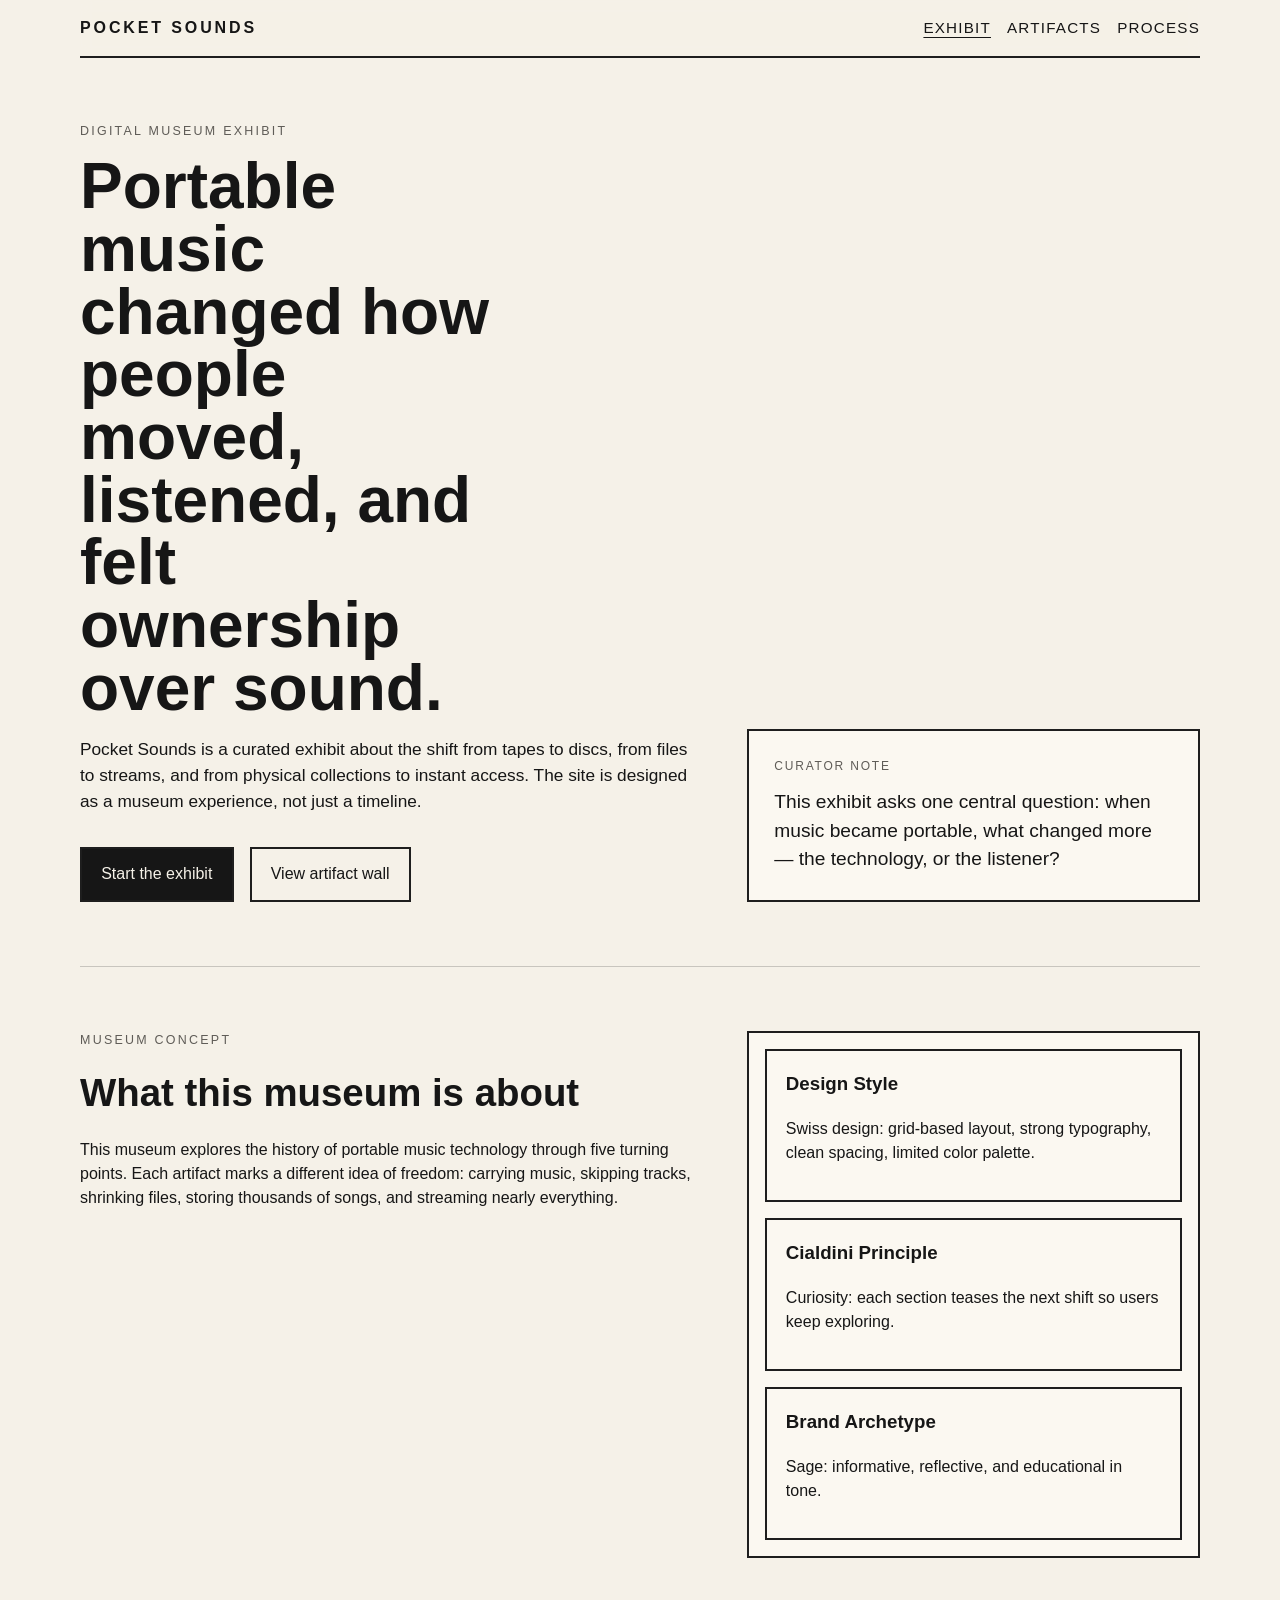
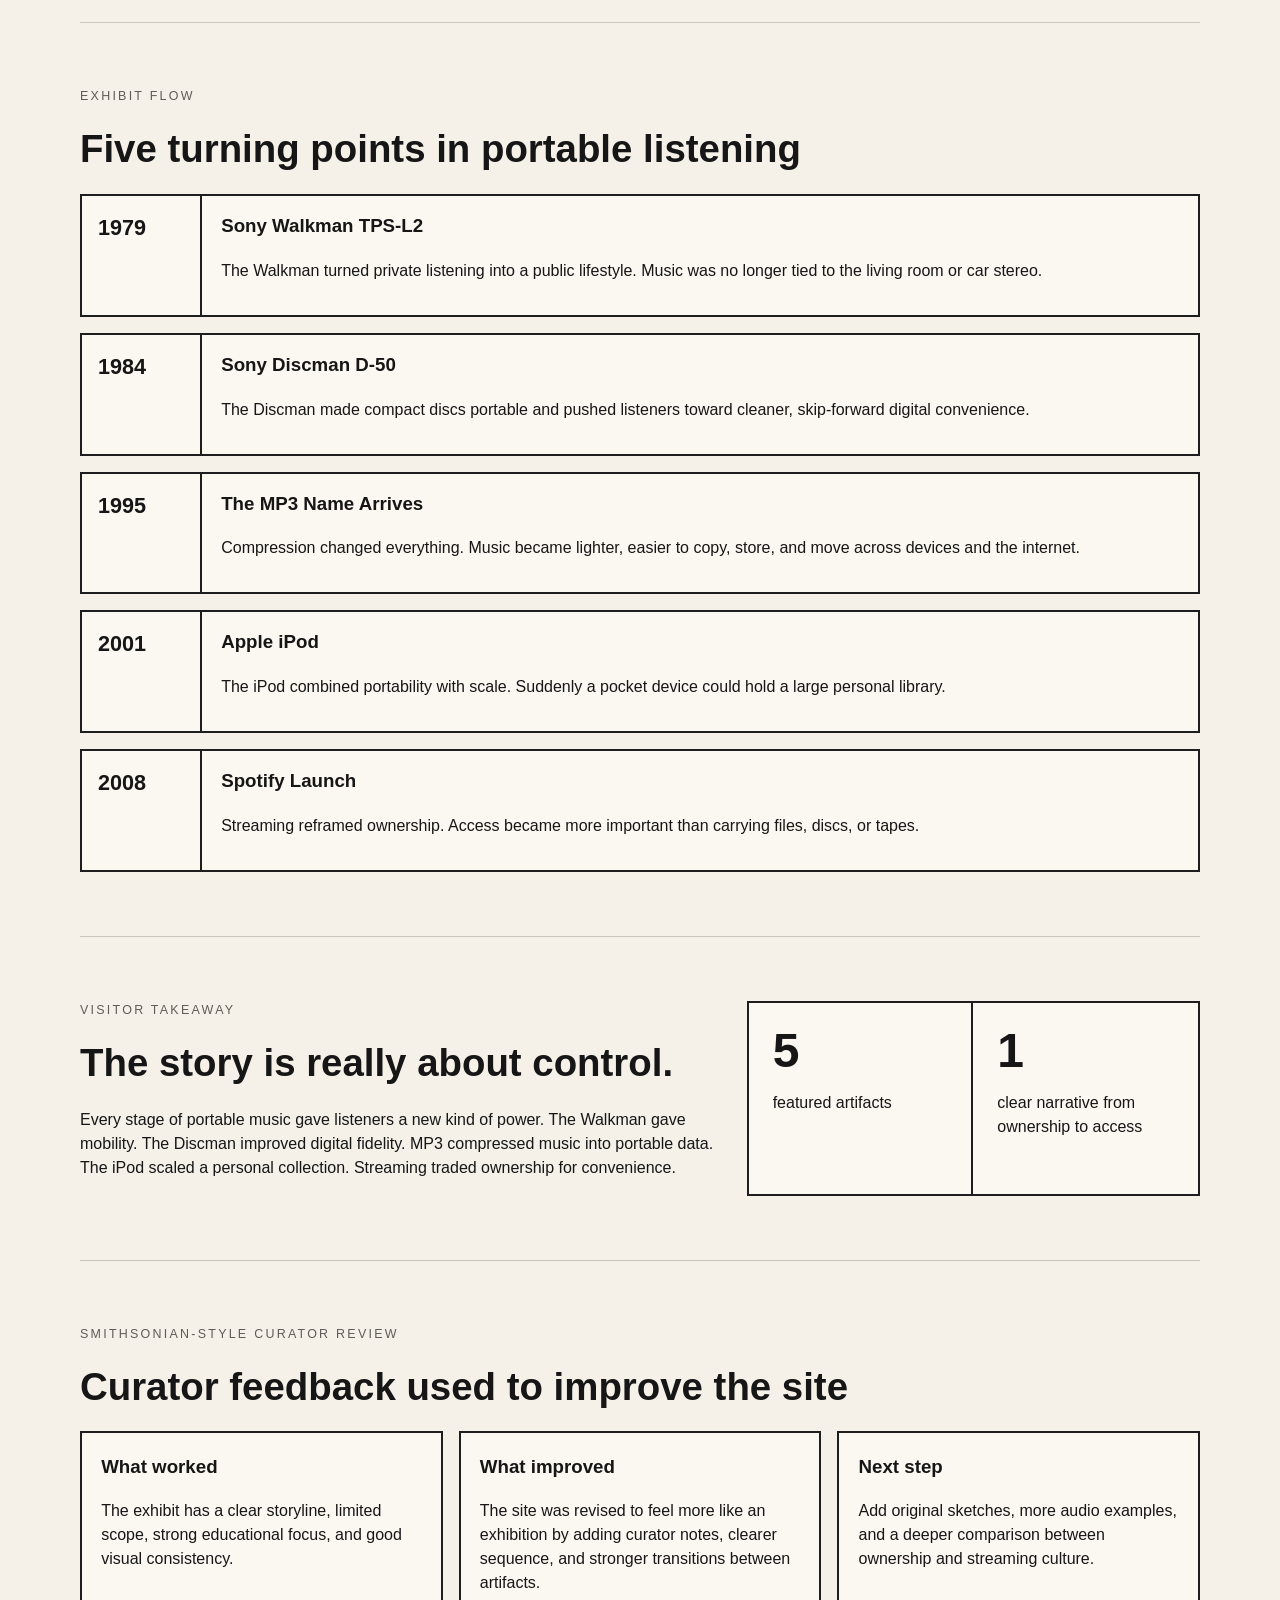
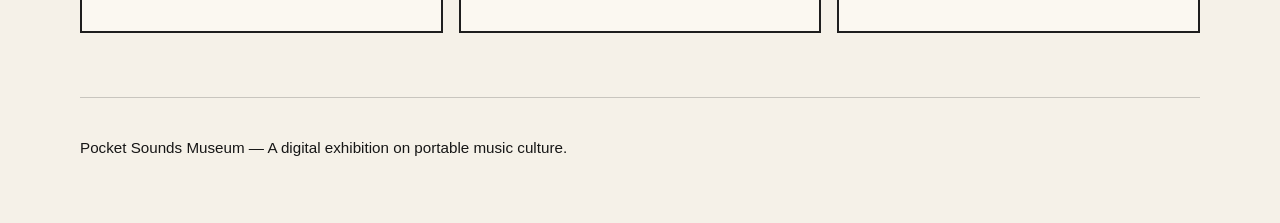
<file: index.html>
<!DOCTYPE html>
<html lang="en">
<head>
  <meta charset="UTF-8" />
  <meta name="viewport" content="width=device-width, initial-scale=1.0" />
  <title>Pocket Sounds Museum</title>
  <meta name="description" content="A digital museum about the evolution of portable music from the Walkman to streaming." />
  <link rel="stylesheet" href="styles.css" />
</head>
<body>
  <header class="site-header">
    <a class="brand" href="index.html">POCKET SOUNDS</a>
    <nav>
      <a href="index.html" aria-current="page">Exhibit</a>
      <a href="artifacts.html">Artifacts</a>
      <a href="process.html">Process</a>
    </nav>
  </header>

  <main>
    <section class="hero grid-two">
      <div>
        <p class="eyebrow">DIGITAL MUSEUM EXHIBIT</p>
        <h1>Portable music changed how people moved, listened, and felt ownership over sound.</h1>
        <p class="lede">
          Pocket Sounds is a curated exhibit about the shift from tapes to discs, from files to streams, and from physical collections to instant access.
          The site is designed as a museum experience, not just a timeline.
        </p>
        <div class="hero-actions">
          <a class="button" href="#timeline">Start the exhibit</a>
          <a class="button secondary" href="artifacts.html">View artifact wall</a>
        </div>
      </div>
      <div class="quote-card">
        <p class="quote-label">CURATOR NOTE</p>
        <p class="quote">
          This exhibit asks one central question: when music became portable, what changed more — the technology, or the listener?
        </p>
      </div>
    </section>

    <section class="section intro-grid">
      <div>
        <p class="section-label">MUSEUM CONCEPT</p>
        <h2>What this museum is about</h2>
        <p>
          This museum explores the history of portable music technology through five turning points. Each artifact marks a different idea of freedom: carrying music, skipping tracks, shrinking files, storing thousands of songs, and streaming nearly everything.
        </p>
      </div>
      <div class="callout-stack">
        <article class="mini-card">
          <h3>Design Style</h3>
          <p>Swiss design: grid-based layout, strong typography, clean spacing, limited color palette.</p>
        </article>
        <article class="mini-card">
          <h3>Cialdini Principle</h3>
          <p>Curiosity: each section teases the next shift so users keep exploring.</p>
        </article>
        <article class="mini-card">
          <h3>Brand Archetype</h3>
          <p>Sage: informative, reflective, and educational in tone.</p>
        </article>
      </div>
    </section>

    <section class="section" id="timeline">
      <div class="section-head">
        <p class="section-label">EXHIBIT FLOW</p>
        <h2>Five turning points in portable listening</h2>
      </div>

      <div class="timeline">
        <article class="timeline-item">
          <div class="year">1979</div>
          <div class="content">
            <h3>Sony Walkman TPS-L2</h3>
            <p>The Walkman turned private listening into a public lifestyle. Music was no longer tied to the living room or car stereo.</p>
          </div>
        </article>

        <article class="timeline-item">
          <div class="year">1984</div>
          <div class="content">
            <h3>Sony Discman D-50</h3>
            <p>The Discman made compact discs portable and pushed listeners toward cleaner, skip-forward digital convenience.</p>
          </div>
        </article>

        <article class="timeline-item">
          <div class="year">1995</div>
          <div class="content">
            <h3>The MP3 Name Arrives</h3>
            <p>Compression changed everything. Music became lighter, easier to copy, store, and move across devices and the internet.</p>
          </div>
        </article>

        <article class="timeline-item">
          <div class="year">2001</div>
          <div class="content">
            <h3>Apple iPod</h3>
            <p>The iPod combined portability with scale. Suddenly a pocket device could hold a large personal library.</p>
          </div>
        </article>

        <article class="timeline-item">
          <div class="year">2008</div>
          <div class="content">
            <h3>Spotify Launch</h3>
            <p>Streaming reframed ownership. Access became more important than carrying files, discs, or tapes.</p>
          </div>
        </article>
      </div>
    </section>

    <section class="section grid-two">
      <div>
        <p class="section-label">VISITOR TAKEAWAY</p>
        <h2>The story is really about control.</h2>
        <p>
          Every stage of portable music gave listeners a new kind of power. The Walkman gave mobility. The Discman improved digital fidelity. MP3 compressed music into portable data. The iPod scaled a personal collection. Streaming traded ownership for convenience.
        </p>
      </div>
      <div class="fact-panel">
        <div>
          <span class="fact-number">5</span>
          <p>featured artifacts</p>
        </div>
        <div>
          <span class="fact-number">1</span>
          <p>clear narrative from ownership to access</p>
        </div>
      </div>
    </section>

    <section class="section reflection">
      <p class="section-label">SMITHSONIAN-STYLE CURATOR REVIEW</p>
      <h2>Curator feedback used to improve the site</h2>
      <div class="review-grid">
        <article class="review-card">
          <h3>What worked</h3>
          <p>The exhibit has a clear storyline, limited scope, strong educational focus, and good visual consistency.</p>
        </article>
        <article class="review-card">
          <h3>What improved</h3>
          <p>The site was revised to feel more like an exhibition by adding curator notes, clearer sequence, and stronger transitions between artifacts.</p>
        </article>
        <article class="review-card">
          <h3>Next step</h3>
          <p>Add original sketches, more audio examples, and a deeper comparison between ownership and streaming culture.</p>
        </article>
      </div>
    </section>
  </main>

  <footer class="site-footer">
    <p>Pocket Sounds Museum — A digital exhibition on portable music culture.</p>
  </footer>
</body>
</html>
</file>
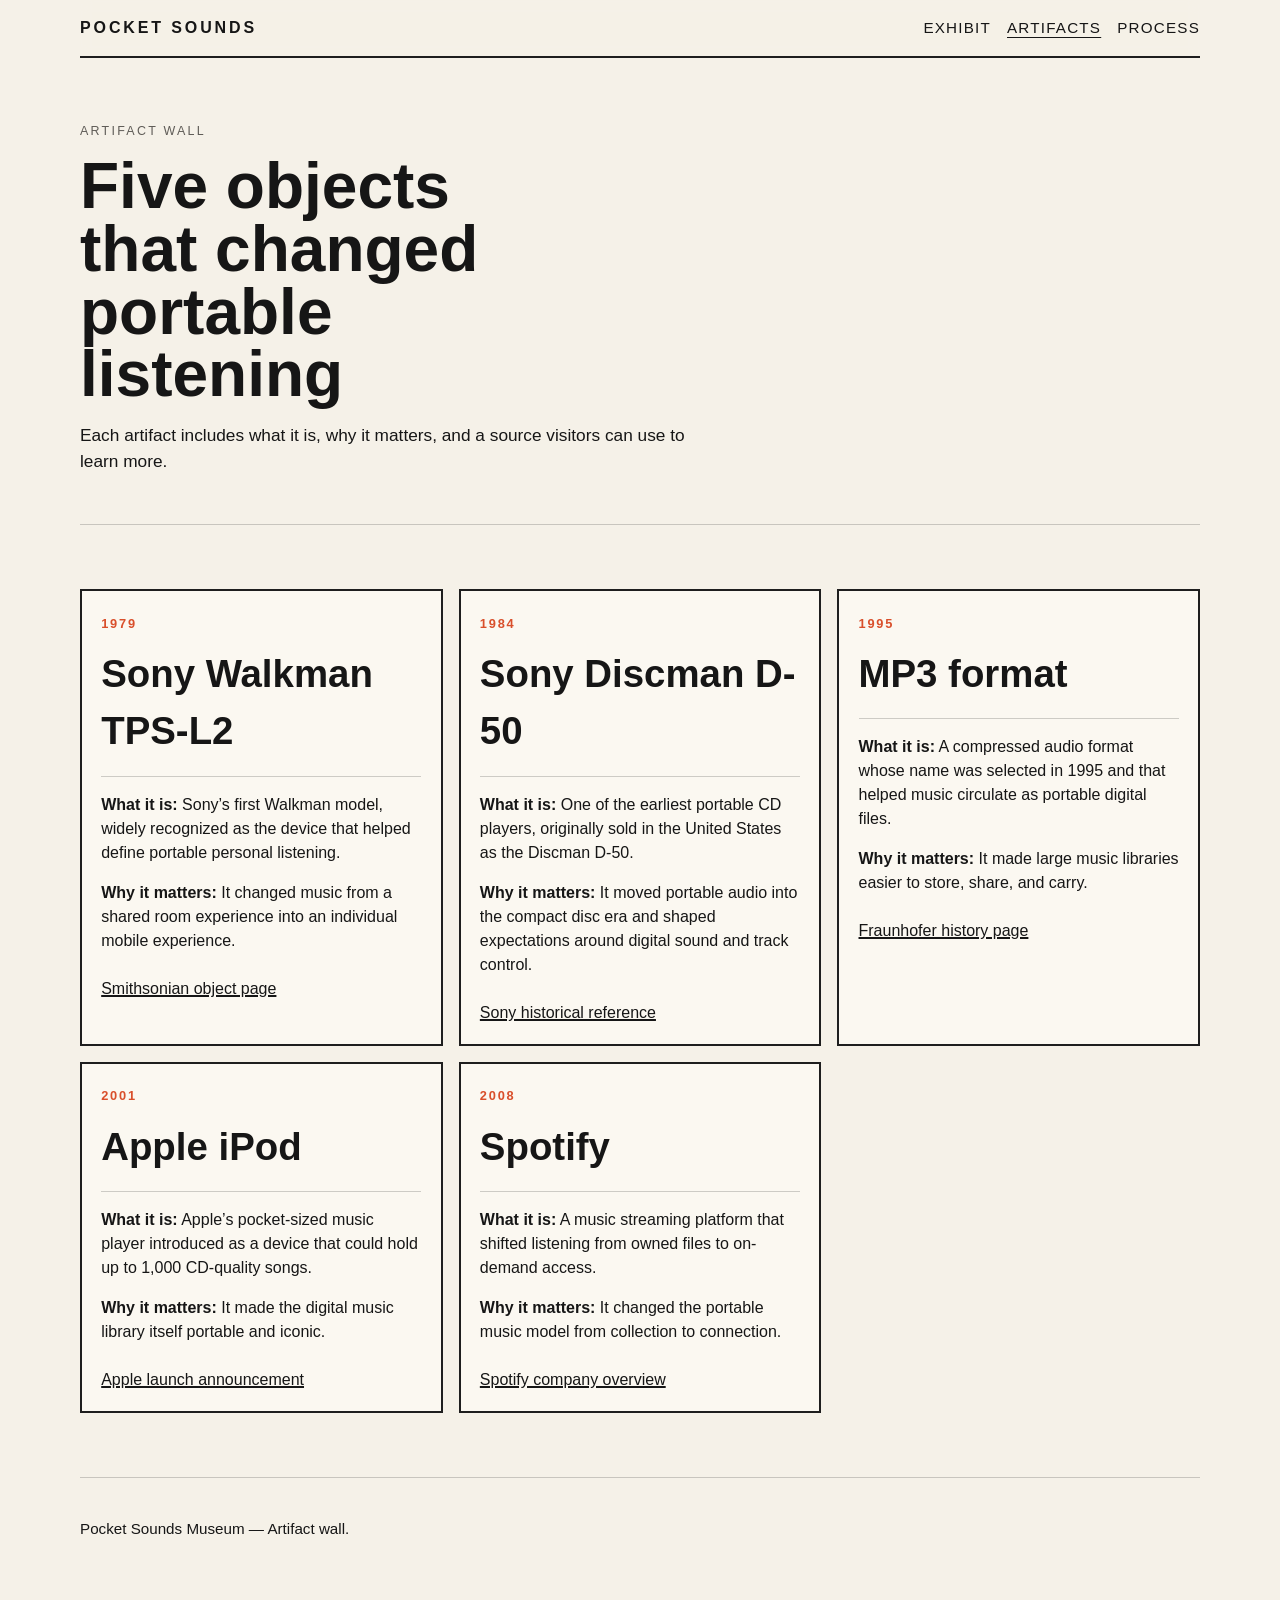
<file: artifacts.html>
<!DOCTYPE html>
<html lang="en">
<head>
  <meta charset="UTF-8" />
  <meta name="viewport" content="width=device-width, initial-scale=1.0" />
  <title>Pocket Sounds Museum — Artifacts</title>
  <link rel="stylesheet" href="styles.css" />
</head>
<body>
  <header class="site-header">
    <a class="brand" href="index.html">POCKET SOUNDS</a>
    <nav>
      <a href="index.html">Exhibit</a>
      <a href="artifacts.html" aria-current="page">Artifacts</a>
      <a href="process.html">Process</a>
    </nav>
  </header>

  <main>
    <section class="section page-intro">
      <p class="section-label">ARTIFACT WALL</p>
      <h1>Five objects that changed portable listening</h1>
      <p class="lede">Each artifact includes what it is, why it matters, and a source visitors can use to learn more.</p>
    </section>

    <section class="artifact-grid section">
      <article class="artifact-card">
        <div class="artifact-top">
          <span class="artifact-year">1979</span>
          <h2>Sony Walkman TPS-L2</h2>
        </div>
        <p><strong>What it is:</strong> Sony’s first Walkman model, widely recognized as the device that helped define portable personal listening.</p>
        <p><strong>Why it matters:</strong> It changed music from a shared room experience into an individual mobile experience.</p>
        <a href="https://music.si.edu/story/smithsonian-collections-object-sony-tps-l2-%E2%80%9Cwalkman%E2%80%9D-cassette-player-national-museum-american" target="_blank" rel="noreferrer">Smithsonian object page</a>
      </article>

      <article class="artifact-card">
        <div class="artifact-top">
          <span class="artifact-year">1984</span>
          <h2>Sony Discman D-50</h2>
        </div>
        <p><strong>What it is:</strong> One of the earliest portable CD players, originally sold in the United States as the Discman D-50.</p>
        <p><strong>Why it matters:</strong> It moved portable audio into the compact disc era and shaped expectations around digital sound and track control.</p>
        <a href="https://www.sony.com/en/SonyInfo/News/Press_Archive/199907/99-059E/" target="_blank" rel="noreferrer">Sony historical reference</a>
      </article>

      <article class="artifact-card">
        <div class="artifact-top">
          <span class="artifact-year">1995</span>
          <h2>MP3 format</h2>
        </div>
        <p><strong>What it is:</strong> A compressed audio format whose name was selected in 1995 and that helped music circulate as portable digital files.</p>
        <p><strong>Why it matters:</strong> It made large music libraries easier to store, share, and carry.</p>
        <a href="https://www.iis.fraunhofer.de/en/magazin/panorama/2025/30-years-of-mp3.html" target="_blank" rel="noreferrer">Fraunhofer history page</a>
      </article>

      <article class="artifact-card">
        <div class="artifact-top">
          <span class="artifact-year">2001</span>
          <h2>Apple iPod</h2>
        </div>
        <p><strong>What it is:</strong> Apple’s pocket-sized music player introduced as a device that could hold up to 1,000 CD-quality songs.</p>
        <p><strong>Why it matters:</strong> It made the digital music library itself portable and iconic.</p>
        <a href="https://www.apple.com/newsroom/2001/10/23Apple-Presents-iPod/" target="_blank" rel="noreferrer">Apple launch announcement</a>
      </article>

      <article class="artifact-card">
        <div class="artifact-top">
          <span class="artifact-year">2008</span>
          <h2>Spotify</h2>
        </div>
        <p><strong>What it is:</strong> A music streaming platform that shifted listening from owned files to on-demand access.</p>
        <p><strong>Why it matters:</strong> It changed the portable music model from collection to connection.</p>
        <a href="https://newsroom.spotify.com/company-info/" target="_blank" rel="noreferrer">Spotify company overview</a>
      </article>
    </section>
  </main>

  <footer class="site-footer">
    <p>Pocket Sounds Museum — Artifact wall.</p>
  </footer>
</body>
</html>
</file>
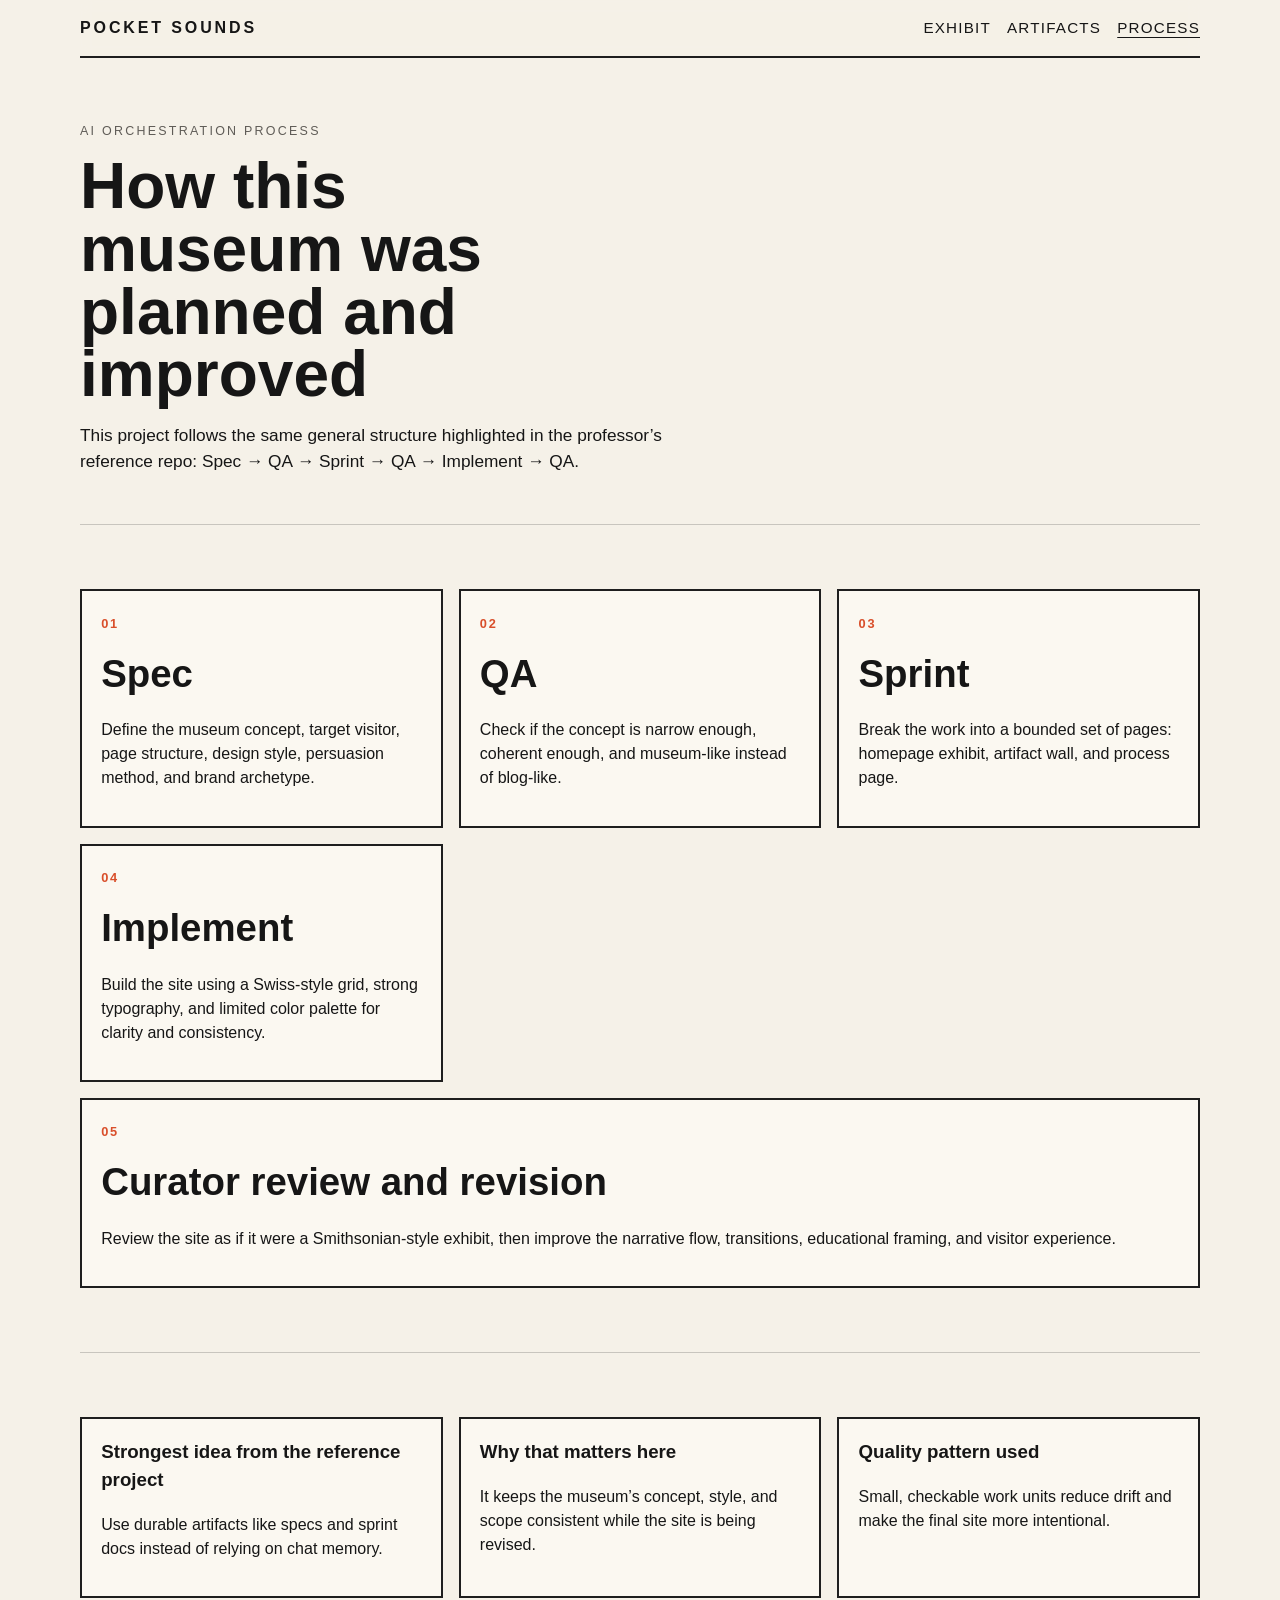
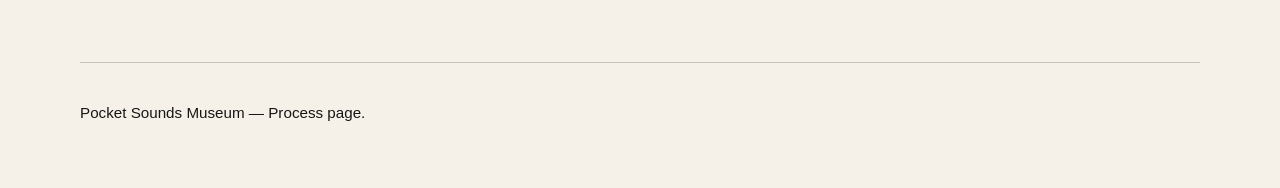
<file: process.html>
<!DOCTYPE html>
<html lang="en">
<head>
  <meta charset="UTF-8" />
  <meta name="viewport" content="width=device-width, initial-scale=1.0" />
  <title>Pocket Sounds Museum — Process</title>
  <link rel="stylesheet" href="styles.css" />
</head>
<body>
  <header class="site-header">
    <a class="brand" href="index.html">POCKET SOUNDS</a>
    <nav>
      <a href="index.html">Exhibit</a>
      <a href="artifacts.html">Artifacts</a>
      <a href="process.html" aria-current="page">Process</a>
    </nav>
  </header>

  <main>
    <section class="section page-intro">
      <p class="section-label">AI ORCHESTRATION PROCESS</p>
      <h1>How this museum was planned and improved</h1>
      <p class="lede">This project follows the same general structure highlighted in the professor’s reference repo: Spec → QA → Sprint → QA → Implement → QA.</p>
    </section>

    <section class="section process-grid">
      <article class="process-card">
        <span>01</span>
        <h2>Spec</h2>
        <p>Define the museum concept, target visitor, page structure, design style, persuasion method, and brand archetype.</p>
      </article>
      <article class="process-card">
        <span>02</span>
        <h2>QA</h2>
        <p>Check if the concept is narrow enough, coherent enough, and museum-like instead of blog-like.</p>
      </article>
      <article class="process-card">
        <span>03</span>
        <h2>Sprint</h2>
        <p>Break the work into a bounded set of pages: homepage exhibit, artifact wall, and process page.</p>
      </article>
      <article class="process-card">
        <span>04</span>
        <h2>Implement</h2>
        <p>Build the site using a Swiss-style grid, strong typography, and limited color palette for clarity and consistency.</p>
      </article>
      <article class="process-card wide">
        <span>05</span>
        <h2>Curator review and revision</h2>
        <p>Review the site as if it were a Smithsonian-style exhibit, then improve the narrative flow, transitions, educational framing, and visitor experience.</p>
      </article>
    </section>

    <section class="section review-grid">
      <article class="review-card">
        <h3>Strongest idea from the reference project</h3>
        <p>Use durable artifacts like specs and sprint docs instead of relying on chat memory.</p>
      </article>
      <article class="review-card">
        <h3>Why that matters here</h3>
        <p>It keeps the museum’s concept, style, and scope consistent while the site is being revised.</p>
      </article>
      <article class="review-card">
        <h3>Quality pattern used</h3>
        <p>Small, checkable work units reduce drift and make the final site more intentional.</p>
      </article>
    </section>
  </main>

  <footer class="site-footer">
    <p>Pocket Sounds Museum — Process page.</p>
  </footer>
</body>
</html>
</file>
<file: styles.css>
:root {
  --bg: #f5f1e8;
  --text: #161616;
  --muted: #5f5c57;
  --line: #1e1e1e;
  --card: #fbf8f1;
  --accent: #d94f2b;
}

* {
  box-sizing: border-box;
}

html {
  scroll-behavior: smooth;
}

body {
  margin: 0;
  font-family: Arial, Helvetica, sans-serif;
  background: var(--bg);
  color: var(--text);
  line-height: 1.5;
}

a {
  color: inherit;
}

.site-header,
.site-footer,
.section,
.hero {
  width: min(1120px, calc(100% - 2rem));
  margin: 0 auto;
}

.site-header {
  display: flex;
  justify-content: space-between;
  align-items: center;
  padding: 1rem 0;
  border-bottom: 2px solid var(--line);
  position: sticky;
  top: 0;
  background: rgba(245, 241, 232, 0.96);
  backdrop-filter: blur(6px);
}

.site-header nav {
  display: flex;
  gap: 1rem;
}

.site-header nav a {
  text-decoration: none;
  font-size: 0.95rem;
  text-transform: uppercase;
  letter-spacing: 0.08em;
}

.site-header nav a[aria-current="page"] {
  text-decoration: underline;
  text-underline-offset: 0.25rem;
}

.brand {
  text-decoration: none;
  font-weight: 700;
  letter-spacing: 0.18em;
}

.hero,
.section {
  padding: 4rem 0;
  border-bottom: 1px solid rgba(22, 22, 22, 0.2);
}

.grid-two,
.intro-grid {
  display: grid;
  grid-template-columns: 1.4fr 1fr;
  gap: 2rem;
}

.hero h1,
.page-intro h1 {
  font-size: clamp(2.4rem, 5vw, 5rem);
  line-height: 0.98;
  margin: 0 0 1rem;
  max-width: 12ch;
}

h2 {
  font-size: clamp(1.8rem, 3vw, 2.6rem);
  margin: 0 0 1rem;
}

h3 {
  margin-top: 0;
}

.lede {
  max-width: 65ch;
  font-size: 1.08rem;
}

.eyebrow,
.section-label {
  margin: 0 0 0.9rem;
  font-size: 0.78rem;
  letter-spacing: 0.18em;
  text-transform: uppercase;
  color: var(--muted);
}

.hero-actions {
  display: flex;
  gap: 1rem;
  flex-wrap: wrap;
  margin-top: 2rem;
}

.button {
  display: inline-block;
  padding: 0.85rem 1.2rem;
  text-decoration: none;
  border: 2px solid var(--line);
  background: var(--text);
  color: var(--bg);
}

.button.secondary {
  background: transparent;
  color: var(--text);
}

.quote-card,
.mini-card,
.review-card,
.artifact-card,
.process-card,
.fact-panel,
.timeline-item,
.callout-stack {
  border: 2px solid var(--line);
  background: var(--card);
}

.quote-card {
  padding: 1.6rem;
  align-self: end;
}

.quote-label {
  margin: 0 0 0.8rem;
  font-size: 0.75rem;
  letter-spacing: 0.15em;
  text-transform: uppercase;
  color: var(--muted);
}

.quote {
  font-size: 1.2rem;
  margin: 0;
}

.callout-stack {
  display: grid;
  gap: 1rem;
  padding: 1rem;
}

.mini-card,
.review-card,
.process-card,
.artifact-card {
  padding: 1.2rem;
}

.timeline {
  display: grid;
  gap: 1rem;
}

.timeline-item {
  display: grid;
  grid-template-columns: 120px 1fr;
}

.timeline-item .year {
  border-right: 2px solid var(--line);
  padding: 1rem;
  font-weight: 700;
  font-size: 1.35rem;
}

.timeline-item .content {
  padding: 1rem 1.2rem;
}

.fact-panel {
  display: grid;
  grid-template-columns: 1fr 1fr;
}

.fact-panel > div {
  padding: 1.5rem;
}

.fact-panel > div:first-child {
  border-right: 2px solid var(--line);
}

.fact-number {
  display: block;
  font-size: 3rem;
  font-weight: 700;
  line-height: 1;
}

.review-grid,
.process-grid,
.artifact-grid {
  display: grid;
  gap: 1rem;
  grid-template-columns: repeat(3, 1fr);
}

.process-card span,
.artifact-year {
  display: inline-block;
  font-size: 0.8rem;
  letter-spacing: 0.14em;
  text-transform: uppercase;
  color: var(--accent);
  margin-bottom: 0.75rem;
  font-weight: 700;
}

.process-card.wide {
  grid-column: span 3;
}

.artifact-top {
  border-bottom: 1px solid rgba(22, 22, 22, 0.2);
  margin-bottom: 1rem;
}

.artifact-card a {
  display: inline-block;
  margin-top: 0.5rem;
  text-decoration-thickness: 2px;
}

.page-intro {
  padding-bottom: 2rem;
}

.site-footer {
  padding: 1.5rem 0 3rem;
  font-size: 0.95rem;
}

@media (max-width: 820px) {
  .grid-two,
  .intro-grid,
  .review-grid,
  .process-grid,
  .artifact-grid,
  .timeline-item,
  .fact-panel {
    grid-template-columns: 1fr;
  }

  .process-card.wide {
    grid-column: auto;
  }

  .timeline-item .year {
    border-right: 0;
    border-bottom: 2px solid var(--line);
  }

  .fact-panel > div:first-child {
    border-right: 0;
    border-bottom: 2px solid var(--line);
  }

  .site-header {
    flex-direction: column;
    align-items: flex-start;
    gap: 0.8rem;
  }
}
</file>
